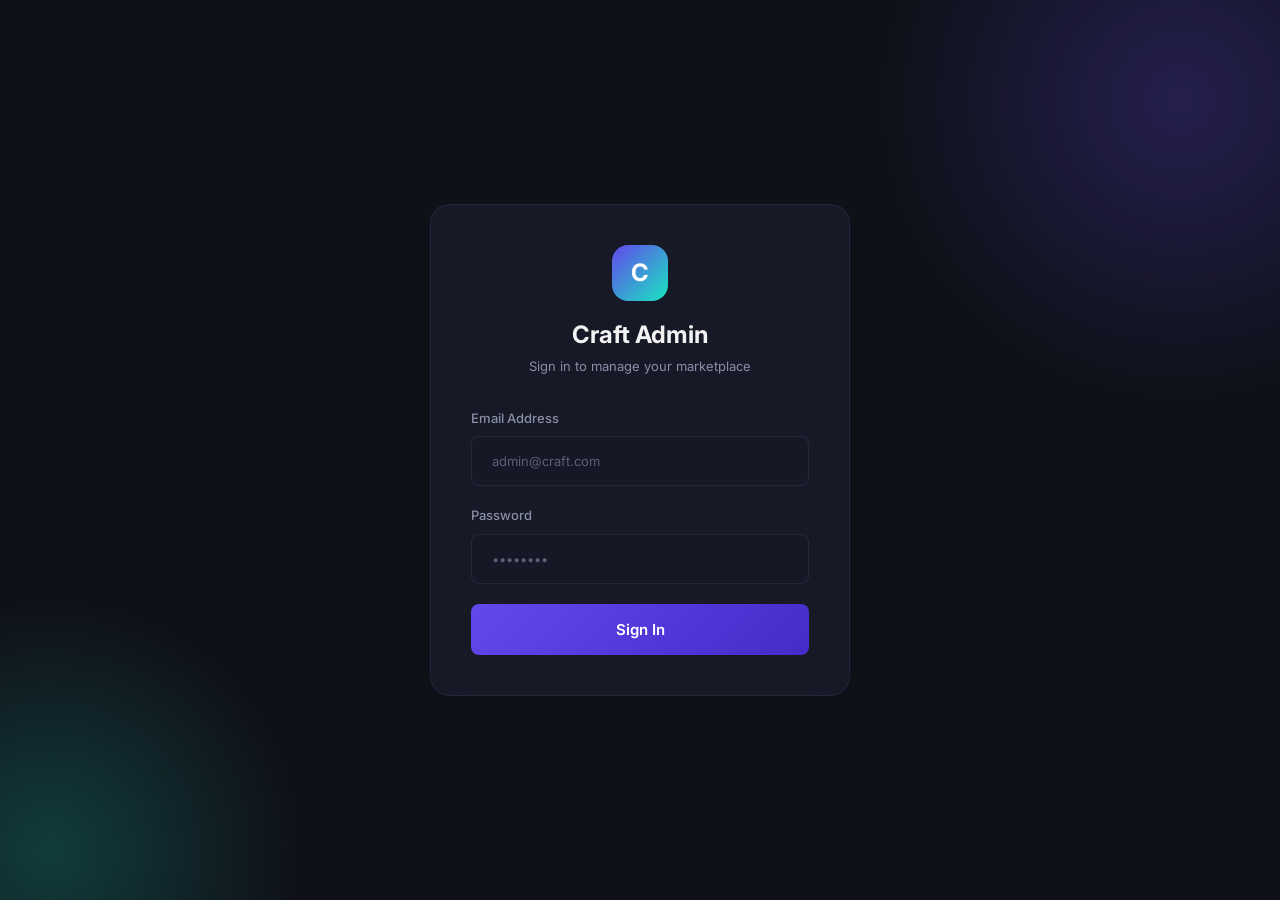
<file: dashboard/index.html>
<!DOCTYPE html>
<html lang="en">
<head>
    <meta charset="UTF-8">
    <meta name="viewport" content="width=device-width, initial-scale=1.0">
    <meta name="description" content="Craft Handcrafts Admin Dashboard — Sign in to manage your marketplace">
    <title>Craft Admin — Sign In</title>
    <link rel="stylesheet" href="css/variables.css">
    <link rel="stylesheet" href="css/base.css">
    <link rel="stylesheet" href="css/components.css">
    <link rel="stylesheet" href="css/pages.css">
    <link rel="icon" href="data:image/svg+xml,<svg xmlns='http://www.w3.org/2000/svg' viewBox='0 0 100 100'><text y='.9em' font-size='90'>🎨</text></svg>">
</head>
<body>
    <div class="login-page" id="login-page">
        <div class="login-card">
            <div class="login-brand">
                <div class="login-brand-icon">C</div>
                <h1>Craft Admin</h1>
                <p>Sign in to manage your marketplace</p>
            </div>
            <div id="login-error" class="login-error hidden"></div>
            <form class="login-form" id="login-form" autocomplete="on">
                <div class="form-group">
                    <label class="form-label" for="login-email">Email Address</label>
                    <input class="form-input" type="email" id="login-email" name="email" placeholder="admin@craft.com" required autocomplete="email">
                </div>
                <div class="form-group">
                    <label class="form-label" for="login-password">Password</label>
                    <input class="form-input" type="password" id="login-password" name="password" placeholder="••••••••" required autocomplete="current-password">
                </div>
                <button type="submit" class="login-btn" id="login-btn">
                    <span id="login-btn-text">Sign In</span>
                </button>
            </form>
        </div>
    </div>
    <script src="js/auth.js"></script>
    <script>
        // Check if already logged in
        const tokens = JSON.parse(localStorage.getItem('craft_tokens') || 'null');
        if (tokens && tokens.access) {
            window.location.href = 'app.html';
        }

        const form = document.getElementById('login-form');
        const errorDiv = document.getElementById('login-error');
        const loginBtn = document.getElementById('login-btn');
        const btnText = document.getElementById('login-btn-text');

        form.addEventListener('submit', async (e) => {
            e.preventDefault();
            errorDiv.classList.add('hidden');
            loginBtn.disabled = true;
            btnText.textContent = 'Signing in...';

            const email = document.getElementById('login-email').value;
            const password = document.getElementById('login-password').value;

            try {
                const result = await Auth.login(email, password);
                if (result.success) {
                    window.location.href = 'app.html';
                } else {
                    errorDiv.textContent = result.error || 'Invalid credentials. Please try again.';
                    errorDiv.classList.remove('hidden');
                }
            } catch (err) {
                errorDiv.textContent = 'Connection error. Please check the API server.';
                errorDiv.classList.remove('hidden');
            } finally {
                loginBtn.disabled = false;
                btnText.textContent = 'Sign In';
            }
        });
    </script>
</body>
</html>
</file>
<file: dashboard/css/variables.css>
/* =============================================================================
   CRAFT ADMIN DASHBOARD — Design Tokens
   ============================================================================= */

:root {
  /* ─── Color Palette ─── */
  --clr-primary:        hsl(250, 80%, 60%);
  --clr-primary-light:  hsl(250, 80%, 72%);
  --clr-primary-dark:   hsl(250, 65%, 48%);
  --clr-primary-glow:   hsla(250, 80%, 60%, 0.25);

  --clr-accent:         hsl(170, 80%, 50%);
  --clr-accent-light:   hsl(170, 80%, 65%);
  --clr-accent-glow:    hsla(170, 80%, 50%, 0.2);

  /* ─── Backgrounds ─── */
  --clr-bg:             hsl(230, 25%, 8%);
  --clr-bg-secondary:   hsl(230, 22%, 11%);
  --clr-surface:        hsl(230, 20%, 14%);
  --clr-surface-hover:  hsl(230, 20%, 18%);
  --clr-surface-active: hsl(230, 20%, 22%);
  --clr-surface-border: hsla(230, 20%, 30%, 0.4);

  /* ─── Glass ─── */
  --glass-bg:           hsla(230, 25%, 15%, 0.6);
  --glass-border:       hsla(230, 30%, 40%, 0.25);
  --glass-blur:         16px;

  /* ─── Text ─── */
  --clr-text:           hsl(0, 0%, 95%);
  --clr-text-secondary: hsl(230, 15%, 60%);
  --clr-text-muted:     hsl(230, 15%, 42%);
  --clr-text-inverse:   hsl(230, 25%, 8%);

  /* ─── Semantic Colors ─── */
  --clr-success:        hsl(145, 65%, 50%);
  --clr-success-bg:     hsla(145, 65%, 50%, 0.12);
  --clr-warning:        hsl(40, 95%, 55%);
  --clr-warning-bg:     hsla(40, 95%, 55%, 0.12);
  --clr-danger:         hsl(0, 75%, 55%);
  --clr-danger-bg:      hsla(0, 75%, 55%, 0.12);
  --clr-info:           hsl(210, 85%, 58%);
  --clr-info-bg:        hsla(210, 85%, 58%, 0.12);

  /* ─── Typography ─── */
  --font-family:        'Inter', -apple-system, BlinkMacSystemFont, 'Segoe UI', sans-serif;
  --font-mono:          'JetBrains Mono', 'Fira Code', monospace;

  --fs-xs:    0.6875rem;   /* 11px */
  --fs-sm:    0.8125rem;   /* 13px */
  --fs-base:  0.9375rem;   /* 15px */
  --fs-md:    1.0625rem;   /* 17px */
  --fs-lg:    1.25rem;     /* 20px */
  --fs-xl:    1.5rem;      /* 24px */
  --fs-2xl:   2rem;        /* 32px */
  --fs-3xl:   2.5rem;      /* 40px */

  --fw-normal:   400;
  --fw-medium:   500;
  --fw-semibold: 600;
  --fw-bold:     700;

  --lh-tight:    1.2;
  --lh-normal:   1.5;
  --lh-relaxed:  1.65;

  /* ─── Spacing ─── */
  --space-1:   0.25rem;   /* 4px */
  --space-2:   0.5rem;    /* 8px */
  --space-3:   0.75rem;   /* 12px */
  --space-4:   1rem;      /* 16px */
  --space-5:   1.25rem;   /* 20px */
  --space-6:   1.5rem;    /* 24px */
  --space-8:   2rem;      /* 32px */
  --space-10:  2.5rem;    /* 40px */
  --space-12:  3rem;      /* 48px */
  --space-16:  4rem;      /* 64px */

  /* ─── Border Radius ─── */
  --radius-sm:   6px;
  --radius-md:   8px;
  --radius-lg:   12px;
  --radius-xl:   16px;
  --radius-2xl:  20px;
  --radius-full: 9999px;

  /* ─── Shadows ─── */
  --shadow-sm:   0 1px 3px rgba(0,0,0,0.3), 0 1px 2px rgba(0,0,0,0.2);
  --shadow-md:   0 4px 12px rgba(0,0,0,0.3), 0 2px 4px rgba(0,0,0,0.2);
  --shadow-lg:   0 10px 30px rgba(0,0,0,0.35), 0 4px 10px rgba(0,0,0,0.25);
  --shadow-xl:   0 20px 50px rgba(0,0,0,0.4), 0 8px 20px rgba(0,0,0,0.3);
  --shadow-glow: 0 0 30px var(--clr-primary-glow);

  /* ─── Transitions ─── */
  --transition-fast:   150ms cubic-bezier(0.4, 0, 0.2, 1);
  --transition-base:   200ms cubic-bezier(0.4, 0, 0.2, 1);
  --transition-slow:   350ms cubic-bezier(0.4, 0, 0.2, 1);
  --transition-spring: 500ms cubic-bezier(0.34, 1.56, 0.64, 1);

  /* ─── Layout ─── */
  --sidebar-width:     260px;
  --sidebar-collapsed:  72px;
  --topbar-height:      64px;
  --content-max-width: 1440px;

  /* ─── Z-Index ─── */
  --z-dropdown:  100;
  --z-sticky:    200;
  --z-sidebar:   300;
  --z-overlay:   400;
  --z-modal:     500;
  --z-toast:     600;
}
</file>
<file: dashboard/css/base.css>
/* =============================================================================
   CRAFT ADMIN DASHBOARD — Base Styles & Reset
   ============================================================================= */
@import url('https://fonts.googleapis.com/css2?family=Inter:wght@300;400;500;600;700;800&display=swap');

*,*::before,*::after{margin:0;padding:0;box-sizing:border-box}
html{font-size:16px;scroll-behavior:smooth;-webkit-font-smoothing:antialiased}
body{font-family:var(--font-family);font-size:var(--fs-base);font-weight:var(--fw-normal);line-height:var(--lh-normal);color:var(--clr-text);background-color:var(--clr-bg);min-height:100vh;overflow-x:hidden}
a{color:var(--clr-primary-light);text-decoration:none;transition:color var(--transition-fast)}
a:hover{color:var(--clr-primary)}
img{max-width:100%;display:block}
button{font-family:inherit;cursor:pointer;border:none;outline:none;background:none;color:inherit}
input,select,textarea{font-family:inherit;font-size:inherit;color:inherit;border:none;outline:none;background:none}
ul,ol{list-style:none}
table{border-collapse:collapse;width:100%}

::-webkit-scrollbar{width:6px;height:6px}
::-webkit-scrollbar-track{background:transparent}
::-webkit-scrollbar-thumb{background:hsla(230,20%,35%,0.5);border-radius:var(--radius-full)}
::-webkit-scrollbar-thumb:hover{background:hsla(230,20%,45%,0.7)}
::selection{background:var(--clr-primary);color:white}

.sr-only{position:absolute;width:1px;height:1px;padding:0;margin:-1px;overflow:hidden;clip:rect(0,0,0,0);white-space:nowrap;border:0}
.text-primary{color:var(--clr-primary-light)}.text-accent{color:var(--clr-accent)}.text-success{color:var(--clr-success)}.text-warning{color:var(--clr-warning)}.text-danger{color:var(--clr-danger)}.text-info{color:var(--clr-info)}.text-muted{color:var(--clr-text-muted)}.text-secondary{color:var(--clr-text-secondary)}
.fw-medium{font-weight:var(--fw-medium)}.fw-semibold{font-weight:var(--fw-semibold)}.fw-bold{font-weight:var(--fw-bold)}
.fs-xs{font-size:var(--fs-xs)}.fs-sm{font-size:var(--fs-sm)}.fs-md{font-size:var(--fs-md)}.fs-lg{font-size:var(--fs-lg)}.fs-xl{font-size:var(--fs-xl)}.fs-2xl{font-size:var(--fs-2xl)}

.flex{display:flex}.flex-col{flex-direction:column}.items-center{align-items:center}.justify-between{justify-content:space-between}.justify-center{justify-content:center}
.gap-1{gap:var(--space-1)}.gap-2{gap:var(--space-2)}.gap-3{gap:var(--space-3)}.gap-4{gap:var(--space-4)}.gap-6{gap:var(--space-6)}.gap-8{gap:var(--space-8)}
.grid{display:grid}.grid-2{grid-template-columns:repeat(2,1fr)}.grid-3{grid-template-columns:repeat(3,1fr)}.grid-4{grid-template-columns:repeat(4,1fr)}
.w-full{width:100%}.h-full{height:100%}
.mt-2{margin-top:var(--space-2)}.mt-4{margin-top:var(--space-4)}.mt-6{margin-top:var(--space-6)}
.mb-2{margin-bottom:var(--space-2)}.mb-4{margin-bottom:var(--space-4)}.mb-6{margin-bottom:var(--space-6)}
.p-2{padding:var(--space-2)}.p-3{padding:var(--space-3)}.p-4{padding:var(--space-4)}.p-6{padding:var(--space-6)}
.rounded-lg{border-radius:var(--radius-lg)}.rounded-xl{border-radius:var(--radius-xl)}.rounded-full{border-radius:var(--radius-full)}
.truncate{overflow:hidden;text-overflow:ellipsis;white-space:nowrap}
.hidden{display:none !important}

@keyframes fadeIn{from{opacity:0}to{opacity:1}}
@keyframes fadeInUp{from{opacity:0;transform:translateY(16px)}to{opacity:1;transform:translateY(0)}}
@keyframes fadeInDown{from{opacity:0;transform:translateY(-16px)}to{opacity:1;transform:translateY(0)}}
@keyframes slideInLeft{from{opacity:0;transform:translateX(-20px)}to{opacity:1;transform:translateX(0)}}
@keyframes scaleIn{from{opacity:0;transform:scale(0.92)}to{opacity:1;transform:scale(1)}}
@keyframes pulse{0%,100%{opacity:1}50%{opacity:0.5}}
@keyframes shimmer{0%{background-position:-200% 0}100%{background-position:200% 0}}
@keyframes spin{to{transform:rotate(360deg)}}
.animate-fade-in{animation:fadeIn .4s ease-out}.animate-fade-in-up{animation:fadeInUp .5s ease-out}.animate-scale-in{animation:scaleIn .3s ease-out}

.skeleton{background:linear-gradient(90deg,var(--clr-surface) 0%,var(--clr-surface-hover) 40%,var(--clr-surface) 80%);background-size:200% 100%;animation:shimmer 1.5s infinite;border-radius:var(--radius-md)}
.skeleton-text{height:14px;margin-bottom:var(--space-2);width:80%}.skeleton-text.short{width:40%}
.skeleton-card{height:120px;border-radius:var(--radius-lg)}
.spinner{width:24px;height:24px;border:3px solid var(--clr-surface-border);border-top-color:var(--clr-primary);border-radius:50%;animation:spin .6s linear infinite}
.spinner-lg{width:40px;height:40px;border-width:4px}
.page-loader{display:flex;flex-direction:column;align-items:center;justify-content:center;gap:var(--space-4);min-height:300px;color:var(--clr-text-secondary)}
.empty-state{display:flex;flex-direction:column;align-items:center;justify-content:center;gap:var(--space-4);padding:var(--space-16) var(--space-8);text-align:center}
.empty-state svg{width:80px;height:80px;color:var(--clr-text-muted);opacity:.5}
.empty-state h3{font-size:var(--fs-lg);font-weight:var(--fw-semibold);color:var(--clr-text-secondary)}
.empty-state p{font-size:var(--fs-sm);color:var(--clr-text-muted);max-width:400px}

@media(max-width:1200px){.grid-4{grid-template-columns:repeat(2,1fr)}}
@media(max-width:768px){.grid-3,.grid-4{grid-template-columns:1fr}.grid-2{grid-template-columns:1fr}}
</file>
<file: dashboard/css/components.css>
/* =============================================================================
   CRAFT ADMIN DASHBOARD — Reusable Component Styles
   ============================================================================= */

/* ─── Buttons ─── */
.btn{display:inline-flex;align-items:center;justify-content:center;gap:var(--space-2);padding:var(--space-2) var(--space-5);font-size:var(--fs-sm);font-weight:var(--fw-medium);border-radius:var(--radius-md);transition:all var(--transition-base);white-space:nowrap;line-height:1.5}
.btn:hover{transform:translateY(-1px)}.btn:active{transform:translateY(0)}
.btn-primary{background:var(--clr-primary);color:white}.btn-primary:hover{background:var(--clr-primary-light);box-shadow:var(--shadow-glow)}
.btn-success{background:var(--clr-success);color:var(--clr-text-inverse)}.btn-success:hover{filter:brightness(1.1)}
.btn-danger{background:var(--clr-danger);color:white}.btn-danger:hover{filter:brightness(1.1)}
.btn-warning{background:var(--clr-warning);color:var(--clr-text-inverse)}.btn-warning:hover{filter:brightness(1.1)}
.btn-ghost{background:transparent;color:var(--clr-text-secondary);border:1px solid var(--clr-surface-border)}.btn-ghost:hover{background:var(--clr-surface);color:var(--clr-text)}
.btn-sm{padding:var(--space-1) var(--space-3);font-size:var(--fs-xs)}
.btn-lg{padding:var(--space-3) var(--space-8);font-size:var(--fs-base)}
.btn-icon{width:36px;height:36px;padding:0;border-radius:var(--radius-md)}
.btn-icon.sm{width:28px;height:28px}.btn-icon.lg{width:44px;height:44px}

/* ─── Cards ─── */
.card{background:var(--clr-surface);border:1px solid var(--clr-surface-border);border-radius:var(--radius-lg);padding:var(--space-6);transition:all var(--transition-base)}
.card:hover{border-color:hsla(230,30%,40%,0.4)}
.card-glass{background:var(--glass-bg);backdrop-filter:blur(var(--glass-blur));-webkit-backdrop-filter:blur(var(--glass-blur));border:1px solid var(--glass-border)}
.card-header{display:flex;align-items:center;justify-content:space-between;margin-bottom:var(--space-5)}
.card-title{font-size:var(--fs-md);font-weight:var(--fw-semibold);color:var(--clr-text)}
.card-subtitle{font-size:var(--fs-sm);color:var(--clr-text-secondary);margin-top:var(--space-1)}

/* ─── Badges ─── */
.badge{display:inline-flex;align-items:center;gap:var(--space-1);padding:var(--space-1) var(--space-3);font-size:var(--fs-xs);font-weight:var(--fw-medium);border-radius:var(--radius-full);line-height:1.4}
.badge-success{background:var(--clr-success-bg);color:var(--clr-success)}
.badge-warning{background:var(--clr-warning-bg);color:var(--clr-warning)}
.badge-danger{background:var(--clr-danger-bg);color:var(--clr-danger)}
.badge-info{background:var(--clr-info-bg);color:var(--clr-info)}
.badge-neutral{background:hsla(230,20%,30%,0.4);color:var(--clr-text-secondary)}
.badge-primary{background:var(--clr-primary-glow);color:var(--clr-primary-light)}
.badge-dot::before{content:'';width:6px;height:6px;border-radius:50%;background:currentColor}

/* ─── Form Controls ─── */
.form-group{display:flex;flex-direction:column;gap:var(--space-2)}
.form-label{font-size:var(--fs-sm);font-weight:var(--fw-medium);color:var(--clr-text-secondary)}
.form-input{width:100%;padding:var(--space-3) var(--space-4);background:var(--clr-bg-secondary);border:1px solid var(--clr-surface-border);border-radius:var(--radius-md);color:var(--clr-text);font-size:var(--fs-sm);transition:all var(--transition-base)}
.form-input:focus{border-color:var(--clr-primary);box-shadow:0 0 0 3px var(--clr-primary-glow)}
.form-input::placeholder{color:var(--clr-text-muted)}
.form-select{appearance:none;background-image:url("data:image/svg+xml,%3Csvg xmlns='http://www.w3.org/2000/svg' width='12' height='12' viewBox='0 0 24 24' fill='none' stroke='%236b7280' stroke-width='2'%3E%3Cpath d='M6 9l6 6 6-6'/%3E%3C/svg%3E");background-repeat:no-repeat;background-position:right 12px center;padding-right:36px}
.form-search{position:relative}.form-search .search-icon{position:absolute;left:12px;top:50%;transform:translateY(-50%);color:var(--clr-text-muted)}
.form-search input{padding-left:40px}

/* ─── Data Table ─── */
.data-table-wrapper{background:var(--clr-surface);border:1px solid var(--clr-surface-border);border-radius:var(--radius-lg);overflow:hidden}
.data-table-toolbar{display:flex;align-items:center;justify-content:space-between;padding:var(--space-4) var(--space-6);gap:var(--space-4);flex-wrap:wrap}
.data-table{width:100%}
.data-table thead{background:var(--clr-bg-secondary)}
.data-table th{padding:var(--space-3) var(--space-4);font-size:var(--fs-xs);font-weight:var(--fw-semibold);color:var(--clr-text-muted);text-transform:uppercase;letter-spacing:0.05em;text-align:left;white-space:nowrap;cursor:pointer;user-select:none}
.data-table th:hover{color:var(--clr-text-secondary)}
.data-table th.sorted{color:var(--clr-primary-light)}
.data-table td{padding:var(--space-3) var(--space-4);font-size:var(--fs-sm);border-top:1px solid var(--clr-surface-border);vertical-align:middle}
.data-table tbody tr{transition:background var(--transition-fast)}
.data-table tbody tr:hover{background:var(--clr-surface-hover)}
.data-table-footer{display:flex;align-items:center;justify-content:space-between;padding:var(--space-3) var(--space-6);border-top:1px solid var(--clr-surface-border)}
.data-table-footer .page-info{font-size:var(--fs-xs);color:var(--clr-text-muted)}
.pagination{display:flex;align-items:center;gap:var(--space-1)}
.pagination button{width:32px;height:32px;display:flex;align-items:center;justify-content:center;border-radius:var(--radius-sm);font-size:var(--fs-xs);color:var(--clr-text-secondary);transition:all var(--transition-fast)}
.pagination button:hover{background:var(--clr-surface-hover);color:var(--clr-text)}
.pagination button.active{background:var(--clr-primary);color:white}
.pagination button:disabled{opacity:.3;cursor:not-allowed}

/* ─── Modal ─── */
.modal-overlay{position:fixed;inset:0;background:rgba(0,0,0,0.6);backdrop-filter:blur(4px);display:flex;align-items:center;justify-content:center;z-index:var(--z-modal);opacity:0;visibility:hidden;transition:all var(--transition-base)}
.modal-overlay.active{opacity:1;visibility:visible}
.modal{background:var(--clr-surface);border:1px solid var(--clr-surface-border);border-radius:var(--radius-xl);width:90%;max-width:560px;max-height:85vh;overflow-y:auto;transform:scale(0.95);transition:transform var(--transition-base);box-shadow:var(--shadow-xl)}
.modal-overlay.active .modal{transform:scale(1)}
.modal-header{display:flex;align-items:center;justify-content:space-between;padding:var(--space-6);border-bottom:1px solid var(--clr-surface-border)}
.modal-header h3{font-size:var(--fs-lg);font-weight:var(--fw-semibold)}
.modal-body{padding:var(--space-6)}
.modal-footer{display:flex;align-items:center;justify-content:flex-end;gap:var(--space-3);padding:var(--space-4) var(--space-6);border-top:1px solid var(--clr-surface-border)}
.modal-lg{max-width:800px}

/* ─── Toast ─── */
.toast-container{position:fixed;top:var(--space-6);right:var(--space-6);z-index:var(--z-toast);display:flex;flex-direction:column;gap:var(--space-3);pointer-events:none}
.toast{pointer-events:all;display:flex;align-items:center;gap:var(--space-3);padding:var(--space-4) var(--space-5);background:var(--clr-surface);border:1px solid var(--clr-surface-border);border-radius:var(--radius-lg);box-shadow:var(--shadow-lg);min-width:320px;animation:slideInRight .3s ease-out,fadeIn .3s ease-out}
.toast-icon{width:20px;height:20px;flex-shrink:0}
.toast-message{font-size:var(--fs-sm);flex:1}
.toast-close{flex-shrink:0;opacity:.5;transition:opacity var(--transition-fast);cursor:pointer}
.toast-close:hover{opacity:1}
.toast.success{border-left:3px solid var(--clr-success)}.toast.success .toast-icon{color:var(--clr-success)}
.toast.error{border-left:3px solid var(--clr-danger)}.toast.error .toast-icon{color:var(--clr-danger)}
.toast.warning{border-left:3px solid var(--clr-warning)}.toast.warning .toast-icon{color:var(--clr-warning)}
.toast.info{border-left:3px solid var(--clr-info)}.toast.info .toast-icon{color:var(--clr-info)}

/* ─── Stats Card ─── */
.stat-card{background:var(--clr-surface);border:1px solid var(--clr-surface-border);border-radius:var(--radius-lg);padding:var(--space-6);transition:all var(--transition-base);position:relative;overflow:hidden}
.stat-card:hover{border-color:hsla(250,80%,60%,0.3);transform:translateY(-2px);box-shadow:var(--shadow-md)}
.stat-card-icon{width:44px;height:44px;border-radius:var(--radius-lg);display:flex;align-items:center;justify-content:center;margin-bottom:var(--space-4)}
.stat-card-icon.primary{background:var(--clr-primary-glow);color:var(--clr-primary-light)}
.stat-card-icon.success{background:var(--clr-success-bg);color:var(--clr-success)}
.stat-card-icon.warning{background:var(--clr-warning-bg);color:var(--clr-warning)}
.stat-card-icon.danger{background:var(--clr-danger-bg);color:var(--clr-danger)}
.stat-card-icon.info{background:var(--clr-info-bg);color:var(--clr-info)}
.stat-card-icon.accent{background:var(--clr-accent-glow);color:var(--clr-accent)}
.stat-card-label{font-size:var(--fs-sm);color:var(--clr-text-secondary);margin-bottom:var(--space-1)}
.stat-card-value{font-size:var(--fs-2xl);font-weight:var(--fw-bold);line-height:var(--lh-tight);margin-bottom:var(--space-2)}
.stat-card-change{display:inline-flex;align-items:center;gap:var(--space-1);font-size:var(--fs-xs);font-weight:var(--fw-medium);padding:var(--space-1) var(--space-2);border-radius:var(--radius-full)}
.stat-card-change.up{color:var(--clr-success);background:var(--clr-success-bg)}
.stat-card-change.down{color:var(--clr-danger);background:var(--clr-danger-bg)}
.stat-card::after{content:'';position:absolute;top:0;right:0;width:100px;height:100px;background:radial-gradient(circle,var(--clr-primary-glow) 0%,transparent 70%);opacity:0;transition:opacity var(--transition-base)}
.stat-card:hover::after{opacity:1}

/* ─── Tabs ─── */
.tabs{display:flex;gap:var(--space-1);border-bottom:1px solid var(--clr-surface-border);margin-bottom:var(--space-6)}
.tab{padding:var(--space-3) var(--space-5);font-size:var(--fs-sm);font-weight:var(--fw-medium);color:var(--clr-text-muted);border-bottom:2px solid transparent;transition:all var(--transition-base);cursor:pointer}
.tab:hover{color:var(--clr-text-secondary)}
.tab.active{color:var(--clr-primary-light);border-bottom-color:var(--clr-primary)}

/* ─── Avatar ─── */
.avatar{width:36px;height:36px;border-radius:var(--radius-full);background:var(--clr-primary-glow);display:flex;align-items:center;justify-content:center;font-size:var(--fs-sm);font-weight:var(--fw-semibold);color:var(--clr-primary-light);overflow:hidden;flex-shrink:0}
.avatar img{width:100%;height:100%;object-fit:cover}
.avatar.sm{width:28px;height:28px;font-size:var(--fs-xs)}
.avatar.lg{width:48px;height:48px;font-size:var(--fs-md)}
.avatar.xl{width:64px;height:64px;font-size:var(--fs-xl)}

/* ─── Dropdown ─── */
.dropdown{position:relative}
.dropdown-menu{position:absolute;top:calc(100% + 4px);right:0;min-width:180px;background:var(--clr-surface);border:1px solid var(--clr-surface-border);border-radius:var(--radius-lg);box-shadow:var(--shadow-lg);padding:var(--space-2);z-index:var(--z-dropdown);opacity:0;visibility:hidden;transform:translateY(-8px);transition:all var(--transition-fast)}
.dropdown.open .dropdown-menu{opacity:1;visibility:visible;transform:translateY(0)}
.dropdown-item{display:flex;align-items:center;gap:var(--space-3);padding:var(--space-2) var(--space-3);font-size:var(--fs-sm);color:var(--clr-text-secondary);border-radius:var(--radius-sm);transition:all var(--transition-fast);cursor:pointer}
.dropdown-item:hover{background:var(--clr-surface-hover);color:var(--clr-text)}
.dropdown-divider{height:1px;background:var(--clr-surface-border);margin:var(--space-2) 0}

/* ─── Star Rating ─── */
.stars{display:flex;gap:2px;color:var(--clr-warning)}
.stars .empty{color:var(--clr-text-muted)}
</file>
<file: dashboard/css/pages.css>
/* =============================================================================
   CRAFT ADMIN DASHBOARD — Page-Specific Styles
   ============================================================================= */

/* ─── Login Page ─── */
.login-page{min-height:100vh;display:flex;align-items:center;justify-content:center;background:var(--clr-bg);position:relative;overflow:hidden}
.login-page::before{content:'';position:absolute;width:600px;height:600px;background:radial-gradient(circle,var(--clr-primary-glow) 0%,transparent 70%);top:-200px;right:-200px;pointer-events:none}
.login-page::after{content:'';position:absolute;width:500px;height:500px;background:radial-gradient(circle,var(--clr-accent-glow) 0%,transparent 70%);bottom:-200px;left:-200px;pointer-events:none}
.login-card{width:100%;max-width:420px;background:var(--glass-bg);backdrop-filter:blur(20px);-webkit-backdrop-filter:blur(20px);border:1px solid var(--glass-border);border-radius:var(--radius-2xl);padding:var(--space-10);position:relative;z-index:1;animation:fadeInUp .6s ease-out}
.login-brand{text-align:center;margin-bottom:var(--space-8)}
.login-brand-icon{width:56px;height:56px;background:linear-gradient(135deg,var(--clr-primary),var(--clr-accent));border-radius:var(--radius-xl);display:flex;align-items:center;justify-content:center;font-size:var(--fs-xl);font-weight:var(--fw-bold);color:white;margin:0 auto var(--space-4)}
.login-brand h1{font-size:var(--fs-xl);font-weight:var(--fw-bold);margin-bottom:var(--space-1)}
.login-brand p{font-size:var(--fs-sm);color:var(--clr-text-secondary)}
.login-form{display:flex;flex-direction:column;gap:var(--space-5)}
.login-form .form-input{background:hsla(230,25%,12%,0.8);padding:var(--space-4) var(--space-5)}
.login-btn{width:100%;padding:var(--space-4);background:linear-gradient(135deg,var(--clr-primary),var(--clr-primary-dark));color:white;font-size:var(--fs-base);font-weight:var(--fw-semibold);border-radius:var(--radius-md);transition:all var(--transition-base);position:relative;overflow:hidden}
.login-btn:hover{box-shadow:var(--shadow-glow);transform:translateY(-1px)}
.login-btn:disabled{opacity:.6;cursor:not-allowed;transform:none}
.login-btn .spinner{border-top-color:white;border-color:rgba(255,255,255,.3);width:20px;height:20px;border-width:2px}
.login-error{background:var(--clr-danger-bg);color:var(--clr-danger);padding:var(--space-3) var(--space-4);border-radius:var(--radius-md);font-size:var(--fs-sm);display:flex;align-items:center;gap:var(--space-2);animation:fadeIn .3s ease-out}

/* ─── Overview Page ─── */
.overview-grid{display:grid;grid-template-columns:repeat(4,1fr);gap:var(--space-5);margin-bottom:var(--space-6)}
.overview-charts{display:grid;grid-template-columns:2fr 1fr;gap:var(--space-5);margin-bottom:var(--space-6)}
.overview-bottom{display:grid;grid-template-columns:1fr 1fr;gap:var(--space-5)}

@media(max-width:1200px){.overview-grid{grid-template-columns:repeat(2,1fr)}.overview-charts{grid-template-columns:1fr}}
@media(max-width:768px){.overview-grid{grid-template-columns:1fr}.overview-bottom{grid-template-columns:1fr}}

/* ─── Orders / Returns / Users Pages ─── */
.status-timeline{display:flex;align-items:center;gap:var(--space-2);margin:var(--space-4) 0}
.status-step{display:flex;align-items:center;gap:var(--space-2);font-size:var(--fs-xs);color:var(--clr-text-muted)}
.status-step.completed{color:var(--clr-success)}
.status-step.current{color:var(--clr-primary-light);font-weight:var(--fw-semibold)}
.status-step-dot{width:8px;height:8px;border-radius:50%;background:currentColor}
.status-step-line{width:24px;height:2px;background:var(--clr-surface-border)}
.status-step.completed .status-step-line{background:var(--clr-success)}

/* ─── Product Grid ─── */
.product-grid{display:grid;grid-template-columns:repeat(auto-fill,minmax(240px,1fr));gap:var(--space-5)}
.product-card{background:var(--clr-surface);border:1px solid var(--clr-surface-border);border-radius:var(--radius-lg);overflow:hidden;transition:all var(--transition-base)}
.product-card:hover{border-color:var(--clr-primary-glow);transform:translateY(-2px);box-shadow:var(--shadow-md)}
.product-card-image{width:100%;height:180px;background:var(--clr-bg);display:flex;align-items:center;justify-content:center;overflow:hidden}
.product-card-image img{width:100%;height:100%;object-fit:cover}
.product-card-image .no-image{color:var(--clr-text-muted);font-size:var(--fs-sm)}
.product-card-body{padding:var(--space-4)}
.product-card-name{font-size:var(--fs-sm);font-weight:var(--fw-semibold);margin-bottom:var(--space-1);display:-webkit-box;-webkit-line-clamp:2;-webkit-box-orient:vertical;overflow:hidden}
.product-card-supplier{font-size:var(--fs-xs);color:var(--clr-text-muted);margin-bottom:var(--space-3)}
.product-card-footer{display:flex;align-items:center;justify-content:space-between}
.product-card-price{font-size:var(--fs-md);font-weight:var(--fw-bold);color:var(--clr-accent)}
.stock-indicator{display:flex;align-items:center;gap:var(--space-1);font-size:var(--fs-xs);font-weight:var(--fw-medium)}
.stock-indicator.in-stock{color:var(--clr-success)}
.stock-indicator.low-stock{color:var(--clr-warning)}
.stock-indicator.out-of-stock{color:var(--clr-danger)}
.stock-indicator::before{content:'';width:6px;height:6px;border-radius:50%;background:currentColor}

/* ─── Reports Page ─── */
.report-kpi-grid{display:grid;grid-template-columns:repeat(3,1fr);gap:var(--space-5);margin-bottom:var(--space-6)}
.report-period-selector{display:flex;gap:var(--space-2)}
.period-btn{padding:var(--space-2) var(--space-4);font-size:var(--fs-sm);border-radius:var(--radius-full);color:var(--clr-text-secondary);background:var(--clr-surface);border:1px solid var(--clr-surface-border);transition:all var(--transition-base);cursor:pointer}
.period-btn:hover{border-color:var(--clr-primary)}
.period-btn.active{background:var(--clr-primary);color:white;border-color:var(--clr-primary)}

@media(max-width:768px){.report-kpi-grid{grid-template-columns:1fr}}
</file>
